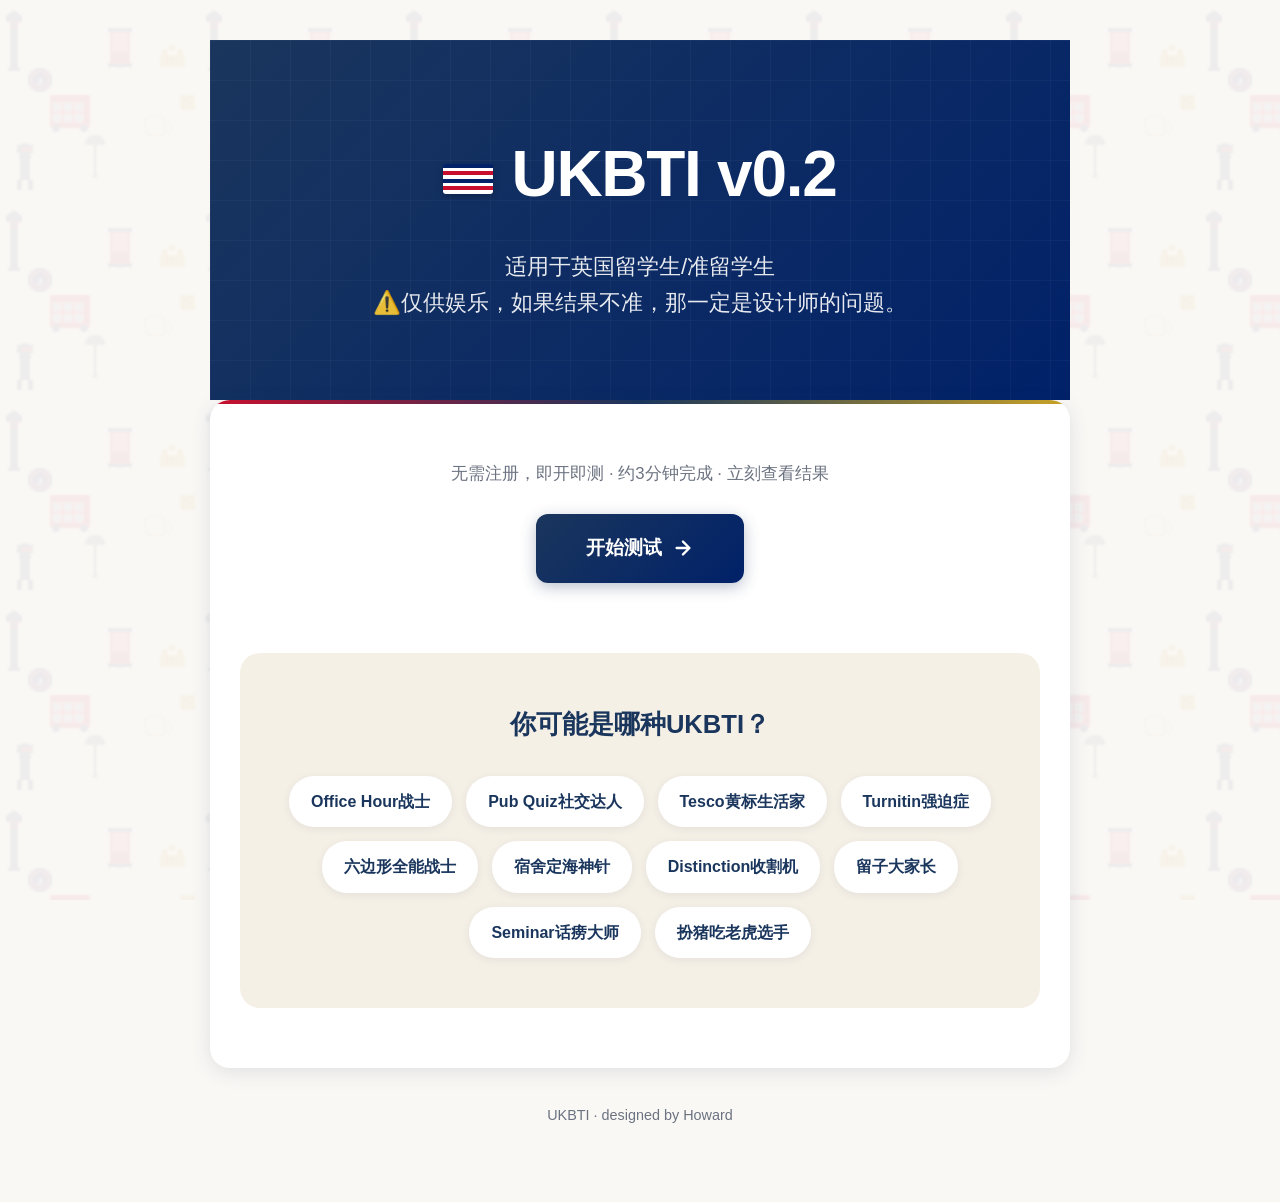
<file: index.html>
<!DOCTYPE html>
<html lang="zh-CN">
<head>
  <meta charset="UTF-8">
  <meta name="viewport" content="width=device-width, initial-scale=1.0">
  <title>UKBTI - 英国留学生性格测试</title>
  <meta name="description" content="发现你的UKBTI人格类型！仅供娱乐，如果结果不准，那一定是设计师的问题。">
  <link rel="stylesheet" href="styles/main.css">
  <style>
    /* 首页额外样式 */
    .landing-hero {
      background: linear-gradient(135deg, var(--uk-color-primary) 0%, var(--uk-color-accent) 100%);
      color: white;
      padding: 80px 30px;
      text-align: center;
      position: relative;
      overflow: hidden;
    }
    
    .landing-hero::before {
      content: '';
      position: absolute;
      top: 0;
      left: 0;
      right: 0;
      bottom: 0;
      background-image: 
        linear-gradient(90deg, rgba(255,255,255,0.03) 1px, transparent 1px),
        linear-gradient(rgba(255,255,255,0.03) 1px, transparent 1px);
      background-size: 40px 40px;
    }
    
    .landing-hero h1 {
      font-size: 4rem;
      font-weight: 900;
      margin-bottom: 20px;
      letter-spacing: -0.02em;
      position: relative;
    }
    
    .landing-hero h1::before {
      content: '';
      display: inline-block;
      width: 50px;
      height: 30px;
      background: linear-gradient(180deg, 
        #012169 0%, #012169 25%, 
        white 25%, white 50%, 
        #c8102e 50%, #c8102e 75%, 
        white 75%, white 100%);
      background-size: 18px 15px;
      background-position: 0 0, 9px 0;
      margin-right: 18px;
      vertical-align: middle;
      border-radius: 3px;
      box-shadow: 0 2px 6px rgba(0,0,0,0.25);
    }
    
    .landing-hero p {
      font-size: 1.4rem;
      opacity: 0.9;
      max-width: 550px;
      margin: 0 auto;
      position: relative;
      line-height: 1.6;
    }
    
    .landing-content {
      padding: 60px 30px;
      text-align: center;
    }
    
    .cta-info {
      color: var(--uk-text-light);
      margin-bottom: 25px;
      font-size: 1.05rem;
    }
    
    .btn-large {
      padding: 18px 50px;
      font-size: 1.2rem;
    }
    
    .personality-preview {
      margin-top: 70px;
      padding: 50px 35px;
      background: var(--uk-color-cream);
      border-radius: var(--uk-radius-lg);
    }
    
    .personality-preview h3 {
      font-size: 1.6rem;
      color: var(--uk-color-primary);
      margin-bottom: 30px;
      font-weight: 700;
    }
    
    .personality-tags {
      display: flex;
      flex-wrap: wrap;
      gap: 14px;
      justify-content: center;
      max-width: 750px;
      margin: 0 auto;
    }
    
    .personality-tag {
      background: white;
      padding: 12px 22px;
      border-radius: 25px;
      font-size: 1rem;
      font-weight: 600;
      color: var(--uk-color-primary);
      box-shadow: var(--uk-shadow-sm);
      transition: var(--uk-transition);
    }
    
    .personality-tag:hover {
      background: var(--uk-color-primary);
      color: white;
      transform: translateY(-3px);
    }
    
    .footer {
      text-align: center;
      padding: 35px;
      color: var(--uk-text-light);
      font-size: 0.9rem;
    }
    
    @media (max-width: 768px) {
      .landing-hero h1 {
        font-size: 2.8rem;
      }
      
      .landing-hero h1::before {
        width: 40px;
        height: 24px;
        background-size: 14px 12px;
      }
      
      .landing-hero p {
        font-size: 1.15rem;
      }
      
      .landing-content {
        padding: 40px 20px;
      }
      
      .personality-preview {
        padding: 35px 20px;
        margin-top: 50px;
      }
    }
  </style>
</head>
<body>
  <div class="container">
    <!-- 英雄区域 -->
    <div class="landing-hero animate-fadeIn">
      <h1>UKBTI v0.2</h1>
      <p>适用于英国留学生/准留学生<br>⚠️仅供娱乐，如果结果不准，那一定是设计师的问题。</p>
    </div>
    
    <!-- 主内容 -->
    <div class="card animate-fadeIn" style="animation-delay: 0.2s;">
      <div class="landing-content">
        <p class="cta-info">无需注册，即开即测 · 约3分钟完成 · 立刻查看结果</p>
        <a href="test.html" class="btn btn-primary btn-large">
          开始测试
          <svg width="22" height="22" viewBox="0 0 24 24" fill="none" stroke="currentColor" stroke-width="2.5" stroke-linecap="round" stroke-linejoin="round">
            <path d="M5 12h14M12 5l7 7-7 7"/>
          </svg>
        </a>
        
        <!-- 人格类型预览 -->
        <div class="personality-preview">
          <h3>你可能是哪种UKBTI？</h3>
          <div class="personality-tags">
            <span class="personality-tag">Office Hour战士</span>
            <span class="personality-tag">Pub Quiz社交达人</span>
            <span class="personality-tag">Tesco黄标生活家</span>
            <span class="personality-tag">Turnitin强迫症</span>
            <span class="personality-tag">六边形全能战士</span>
            <span class="personality-tag">宿舍定海神针</span>
            <span class="personality-tag">Distinction收割机</span>
            <span class="personality-tag">留子大家长</span>
            <span class="personality-tag">Seminar话痨大师</span>
            <span class="personality-tag">扮猪吃老虎选手</span>
          </div>
        </div>
      </div>
    </div>
    
    <!-- 页脚 -->
    <div class="footer">
      <p>UKBTI · designed by Howard</p>
    </div>
  </div>
  
  <script src="data.js"></script>
  <script src="utils.js"></script>
</body>
</html>
</file>
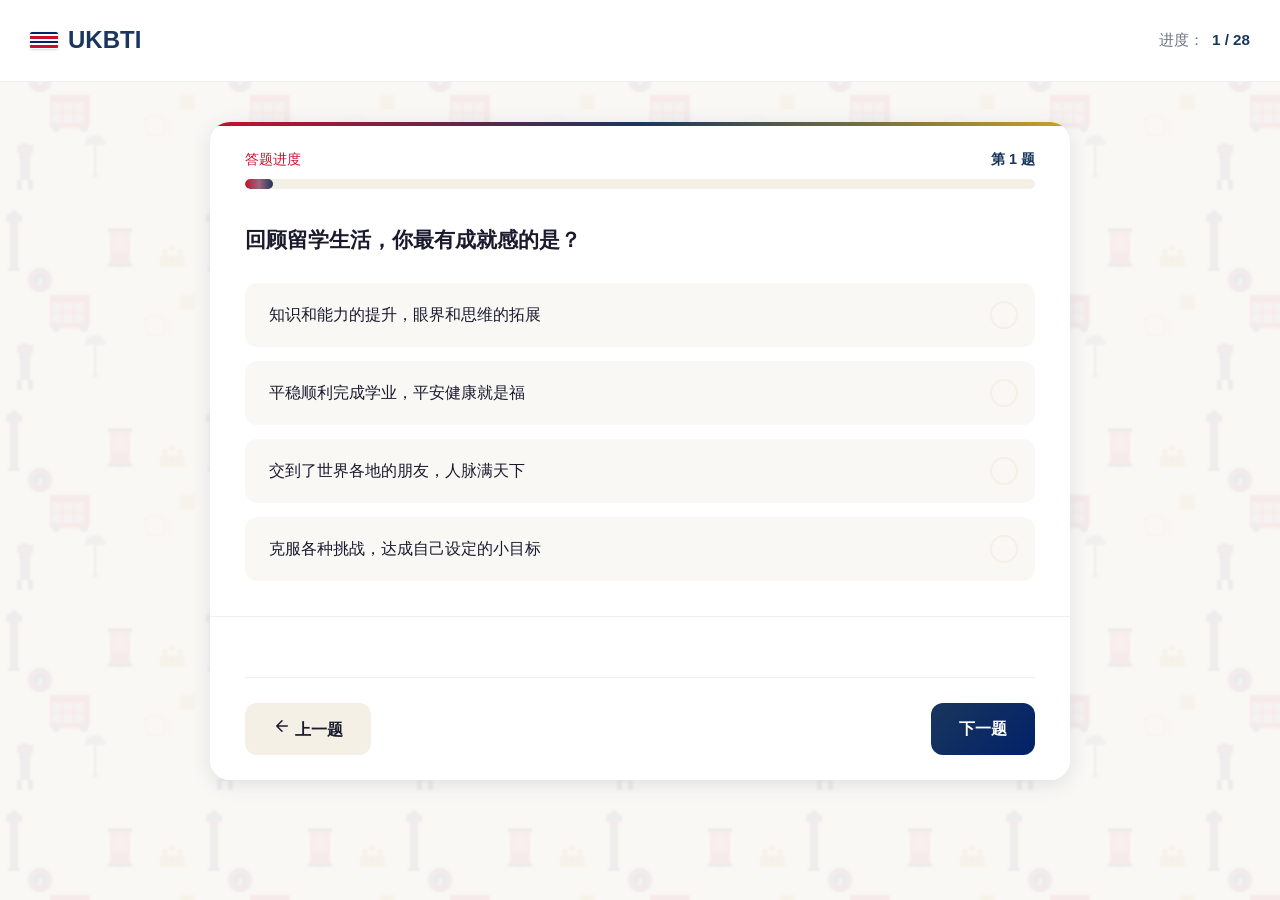
<file: test.html>
<!DOCTYPE html>
<html lang="zh-CN">
<head>
  <meta charset="UTF-8">
  <meta name="viewport" content="width=device-width, initial-scale=1.0">
  <title>UKBTI测试 - 英国留学生性格测试</title>
  <meta name="description" content="完成UKBTI测试，发现你的英国留学人格类型">
  <link rel="stylesheet" href="styles/main.css">
  <style>
    /* 测试页额外样式 */
    .test-header {
      display: flex;
      justify-content: space-between;
      align-items: center;
      padding: 20px 30px;
      background: white;
      border-bottom: 1px solid rgba(26, 54, 93, 0.08);
    }
    
    .test-logo {
      font-size: 1.5rem;
      font-weight: 800;
      color: var(--uk-color-primary);
      text-decoration: none;
      display: flex;
      align-items: center;
      gap: 10px;
    }
    
    .test-logo::before {
      content: '';
      display: inline-block;
      width: 28px;
      height: 17px;
      background: linear-gradient(180deg, 
        #012169 0%, #012169 25%, 
        white 25%, white 50%, 
        #c8102e 50%, #c8102e 75%, 
        white 75%, white 100%);
      background-size: 10px 9px;
      background-position: 0 0, 5px 0;
      border-radius: 2px;
      box-shadow: 0 1px 3px rgba(0,0,0,0.15);
    }
    
    .test-progress-info {
      display: flex;
      align-items: center;
      gap: 8px;
      font-size: 0.95rem;
      color: var(--uk-text-light);
    }
    
    .test-progress-info strong {
      color: var(--uk-color-primary);
      font-weight: 700;
    }
    
    .question-card {
      padding: 0;
    }
    
    .question-card .card-header {
      padding: 30px 35px 25px;
    }
    
    .question-card .card-body {
      padding: 35px;
    }
    
    .question-card .card-footer {
      padding: 25px 35px;
      background: white;
      border-top: 1px solid rgba(26, 54, 93, 0.08);
    }
    
    /* 进度条样式 */
    .progress-wrapper {
      margin-bottom: 0;
    }
    
    .progress-wrapper .progress-info {
      display: flex;
      justify-content: space-between;
      margin-bottom: 8px;
      font-size: 0.9rem;
    }
    
    .progress-wrapper .progress {
      height: 10px;
      background: var(--uk-color-cream);
      border-radius: 5px;
      overflow: hidden;
      position: relative;
    }
    
    .progress-wrapper .progress-fill {
      height: 100%;
      background: linear-gradient(90deg, var(--uk-color-secondary), var(--uk-color-primary));
      border-radius: 5px;
      transition: width 0.4s cubic-bezier(0.4, 0, 0.2, 1);
      position: relative;
    }
    
    .progress-wrapper .progress-fill::after {
      content: '';
      position: absolute;
      top: 0;
      left: 0;
      right: 0;
      bottom: 0;
      background: linear-gradient(90deg, 
        transparent 0%, 
        rgba(255,255,255,0.3) 50%, 
        transparent 100%);
      animation: shimmer 2s infinite;
    }
    
    @keyframes shimmer {
      0% { transform: translateX(-100%); }
      100% { transform: translateX(100%); }
    }
    
    /* 选项动画 */
    .option {
      opacity: 0;
      transform: translateX(-20px);
    }
    
    .option.animate-slideIn {
      animation: slideInOption 0.4s ease forwards;
    }
    
    @keyframes slideInOption {
      to {
        opacity: 1;
        transform: translateX(0);
      }
    }
    
    /* 选项文字 */
    .option-text {
      display: block;
      line-height: 1.5;
      padding-right: 30px;
    }
    
    @media (max-width: 768px) {
      .test-header {
        padding: 15px 20px;
        flex-direction: column;
        gap: 12px;
      }
      
      .question-card .card-header,
      .question-card .card-body,
      .question-card .card-footer {
        padding: 25px 20px;
      }
      
      .nav-buttons {
        flex-direction: column;
      }
      
      .nav-btn {
        width: 100%;
      }
    }
  </style>
</head>
<body>
  <!-- 测试头部 -->
  <header class="test-header">
    <a href="index.html" class="test-logo">UKBTI</a>
    <div class="test-progress-info">
      <span>进度：</span>
      <strong><span id="current-question">1</span> / <span id="total-questions">28</span></strong>
    </div>
  </header>
  
  <div class="container">
    <div class="card question-card animate-fadeIn">
      <!-- 进度条 -->
      <div class="progress-wrapper" style="padding: 25px 35px 0;">
        <div class="progress-info">
          <span class="text-secondary">答题进度</span>
          <span class="text-primary font-bold" id="question-number">第 1 题</span>
        </div>
        <div class="progress">
          <div class="progress-fill" id="progress-fill" style="width: 3.57%;"></div>
        </div>
      </div>
      
      <!-- 问题内容 -->
      <div class="card-body">
        <div id="question-text" class="question-text">加载中...</div>
        <div id="options-container" class="options">
          <!-- 选项将由JS动态生成 -->
        </div>
      </div>
      
      <!-- 导航按钮 -->
      <div class="card-footer">
        <div class="nav-buttons">
          <button id="prev-btn" class="nav-btn prev" disabled>
            <svg width="18" height="18" viewBox="0 0 24 24" fill="none" stroke="currentColor" stroke-width="2" stroke-linecap="round" stroke-linejoin="round">
              <path d="M19 12H5M12 19l-7-7 7-7"/>
            </svg>
            上一题
          </button>
          <button id="next-btn" class="nav-btn next" disabled>
            下一题
            <svg width="18" height="18" viewBox="0 0 24 24" fill="none" stroke="currentColor" stroke-width="2" stroke-linecap="round" stroke-linejoin="round">
              <path d="M5 12h14M12 5l7 7-7 7"/>
            </svg>
          </button>
        </div>
      </div>
    </div>
  </div>
  
  <script src="data.js"></script>
  <script src="utils.js"></script>
  <script src="test.js"></script>
</body>
</html>
</file>
<file: styles/main.css>
/* UKBTI - 全局样式 */
/* 英国主题色：深蓝 + 红色 + 奶油白 */
:root {
  --uk-color-primary: #1a365d;
  --uk-color-secondary: #c8102e;
  --uk-color-accent: #012169;
  --uk-color-light: #faf8f5;
  --uk-color-cream: #f5f0e6;
  --uk-color-gold: #c9a227;
  --uk-text-dark: #1a1a2e;
  --uk-text-light: #6b7280;
  --uk-shadow-sm: 0 2px 8px rgba(26, 54, 93, 0.08);
  --uk-shadow-md: 0 4px 20px rgba(26, 54, 93, 0.12);
  --uk-shadow-lg: 0 10px 40px rgba(26, 54, 93, 0.15);
  --uk-radius-sm: 8px;
  --uk-radius-md: 12px;
  --uk-radius-lg: 20px;
  --uk-transition: all 0.3s cubic-bezier(0.4, 0, 0.2, 1);
}

/* 基础重置 */
* {
  margin: 0;
  padding: 0;
  box-sizing: border-box;
}

html {
  font-size: 16px;
  scroll-behavior: smooth;
}

body {
  font-family: 'Helvetica Neue', Arial, -apple-system, BlinkMacSystemFont, sans-serif;
  background-color: var(--uk-color-light);
  color: var(--uk-text-dark);
  line-height: 1.7;
  min-height: 100vh;
  -webkit-font-smoothing: antialiased;
  -moz-osx-font-smoothing: grayscale;
}

/* 英伦风格装饰：英国主题icon背景 */
body::before {
  content: '';
  position: fixed;
  top: 0;
  left: 0;
  right: 0;
  bottom: 0;
  background-color: var(--uk-color-light);
  background-image: url("data:image/svg+xml,%3Csvg xmlns='http://www.w3.org/2000/svg' width='200' height='200' viewBox='0 0 200 200'%3E%3Cdefs%3E%3Cfilter id='f' x='-50%25' y='-50%25' width='200%25' height='200%25'%3E%3CfeGaussianBlur in='SourceGraphic' stdDeviation='1'/%3E%3C/filter%3E%3C/defs%3E%3Cg opacity='0.06' filter='url(%23f)'%3E%3C!-- Big Ben --%3E%3Crect x='10' y='20' width='8' height='50' fill='%231a365d' rx='1'/%3E%3Crect x='8' y='68' width='12' height='3' fill='%231a365d'/%3E%3Crect x='6' y='16' width='16' height='6' fill='%231a365d' rx='1'/%3E%3Cpolygon points='14,10 6,16 22,16' fill='%231a365d'/%3E%3Ccircle cx='14' cy='24' r='4' fill='none' stroke='%23c8102e' stroke-width='1'/%3E%3Cline x1='14' y1='24' x2='14' y2='22' stroke='%231a365d' stroke-width='0.5'/%3E%3Cline x1='14' y1='24' x2='16' y2='24' stroke='%231a365d' stroke-width='0.5'/%3E%3C!-- Double-decker Bus --%3E%3Crect x='50' y='100' width='40' height='28' fill='%23c8102e' rx='3'/%3E%3Crect x='50' y='95' width='40' height='8' fill='%23c8102e' rx='2'/%3E%3Crect x='53' y='103' width='8' height='8' fill='%2387ceeb' opacity='0.7'/%3E%3Crect x='64' y='103' width='8' height='8' fill='%2387ceeb' opacity='0.7'/%3E%3Crect x='75' y='103' width='8' height='8' fill='%2387ceeb' opacity='0.7'/%3E%3Crect x='53' y='114' width='8' height='8' fill='%2387ceeb' opacity='0.7'/%3E%3Crect x='64' y='114' width='8' height='8' fill='%2387ceeb' opacity='0.7'/%3E%3Crect x='75' y='114' width='8' height='8' fill='%2387ceeb' opacity='0.7'/%3E%3Ccircle cx='56' cy='128' r='4' fill='%231a365d'/%3E%3Ccircle cx='84' cy='128' r='4' fill='%231a365d'/%3E%3C!-- Red Phone Box --%3E%3Crect x='110' y='30' width='20' height='35' fill='%23c8102e' rx='2'/%3E%3Crect x='112' y='32' width='16' height='20' fill='%23fff' opacity='0.3'/%3E%3Crect x='112' y='54' width='16' height='4' fill='%231a365d' opacity='0.3'/%3E%3Crect x='118' y='65' width='4' height='4' fill='%231a365d' opacity='0.3'/%3E%3Crect x='108' y='28' width='24' height='4' fill='%231a365d'/%3E%3Crect x='108' y='63' width='24' height='4' fill='%231a365d'/%3E%3C!-- Crown --%3E%3Crect x='160' y='55' width='25' height='12' fill='%23c9a227' rx='2'/%3E%3Ccircle cx='165' cy='52' r='3' fill='%23c9a227'/%3E%3Ccircle cx='172' cy='48' r='3' fill='%23c9a227'/%3E%3Ccircle cx='180' cy='52' r='3' fill='%23c9a227'/%3E%3Ccircle cx='167' cy='59' r='1.5' fill='%23c8102e'/%3E%3Ccircle cx='172' cy='59' r='1.5' fill='%23012169'/%3E%3Ccircle cx='178' cy='59' r='1.5' fill='%23c8102e'/%3E%3C!-- British Guard --%3E%3Cellipse cx='25' cy='150' rx='6' ry='7' fill='%231a365d'/%3E%3Crect x='20' y='155' width='10' height='25' fill='%231a365d'/%3E%3Crect x='19' y='155' width='12' height='3' fill='%231a365d'/%3E%3Crect x='17' y='145' width='16' height='8' fill='%231a365d'/%3E%3Crect x='22' y='148' width='10' height='3' fill='%23c8102e'/%3E%3Crect x='17' y='180' width='5' height='10' fill='%231a365d'/%3E%3Crect x='28' y='180' width='5' height='10' fill='%231a365d'/%3E%3C!-- Umbrella --%3E%3Cpath d='M85 145 Q85 135 95 135 Q105 135 105 145' fill='%231a365d' opacity='0.8'/%3E%3Cline x1='95' y1='145' x2='95' y2='175' stroke='%231a365d' stroke-width='2'/%3E%3Cpath d='M93 175 Q95 178 97 175' fill='none' stroke='%231a365d' stroke-width='2'/%3E%3C!-- Tea Cup --%3E%3Cellipse cx='155' cy='120' rx='10' ry='4' fill='%23f5f0e6' stroke='%23c9a227' stroke-width='1'/%3E%3Cpath d='M145 120 L147 135 L163 135 L165 120' fill='%23f5f0e6' stroke='%23c9a227' stroke-width='1'/%3E%3Cpath d='M165 123 Q172 123 172 128 Q172 133 165 133' fill='none' stroke='%23c9a227' stroke-width='1'/%3E%3Cpath d='M150 118 Q148 112 152 110' fill='none' stroke='%23c9a227' stroke-width='0.5' opacity='0.5'/%3E%3Cpath d='M155 117 Q153 110 157 108' fill='none' stroke='%23c9a227' stroke-width='0.5' opacity='0.5'/%3E%3Cpath d='M160 118 Q158 112 162 110' fill='none' stroke='%23c9a227' stroke-width='0.5' opacity='0.5'/%3E%3C!-- Tube Sign --%3E%3Ccircle cx='40' cy='80' r='12' fill='%23012169'/%3E%3Ccircle cx='40' cy='80' r='9' fill='none' stroke='%23c8102e' stroke-width='1.5'/%3E%3Ctext x='40' y='84' text-anchor='middle' font-size='8' fill='white' font-family='Arial' font-weight='bold'%3EJ%3C/text%3E%3C!-- Biscuit --%3E%3Crect x='180' y='95' width='15' height='15' fill='%23c9a227' rx='2'/%3E%3Ccircle cx='185' cy='100' r='1.5' fill='%231a365d' opacity='0.3'/%3E%3Ccircle cx='190' cy='103' r='1.5' fill='%231a365d' opacity='0.3'/%3E%3Ccircle cx='183' cy='105' r='1.5' fill='%231a365d' opacity='0.3'/%3E%3C/g%3E%3C/svg%3E");
  background-size: 200px 200px;
  background-repeat: repeat;
  pointer-events: none;
  z-index: -1;
}

/* 滚动条样式 */
::-webkit-scrollbar {
  width: 8px;
  height: 8px;
}

::-webkit-scrollbar-track {
  background: var(--uk-color-cream);
  border-radius: 4px;
}

::-webkit-scrollbar-thumb {
  background: var(--uk-color-primary);
  border-radius: 4px;
}

::-webkit-scrollbar-thumb:hover {
  background: var(--uk-color-accent);
}

/* 容器 */
.container {
  max-width: 900px;
  margin: 0 auto;
  padding: 40px 20px;
}

/* 卡片样式 */
.card {
  background: white;
  border-radius: var(--uk-radius-lg);
  box-shadow: var(--uk-shadow-md);
  overflow: hidden;
  position: relative;
}

/* 英伦风格边框装饰 */
.card::before {
  content: '';
  position: absolute;
  top: 0;
  left: 0;
  right: 0;
  height: 4px;
  background: linear-gradient(90deg, var(--uk-color-secondary), var(--uk-color-primary), var(--uk-color-gold));
}

.card-header {
  padding: 30px 35px 25px;
  border-bottom: 1px solid rgba(26, 54, 93, 0.08);
  text-align: center;
}

.card-body {
  padding: 35px;
}

.card-footer {
  padding: 25px 35px;
  background: var(--uk-color-cream);
  border-top: 1px solid rgba(26, 54, 93, 0.08);
}

/* 标题样式 */
.logo {
  font-size: 2.5rem;
  font-weight: 800;
  color: var(--uk-color-primary);
  letter-spacing: -0.02em;
  position: relative;
  display: inline-block;
}

/* UKBTI logo带英国国旗小装饰 */
.logo::before {
  content: '';
  display: inline-block;
  width: 28px;
  height: 16px;
  background: linear-gradient(180deg, 
    #012169 0%, #012169 25%, 
    white 25%, white 50%, 
    #c8102e 50%, #c8102e 75%, 
    white 75%, white 100%);
  background-size: 10px 8px;
  background-position: 0 0, 5px 0;
  margin-right: 12px;
  vertical-align: middle;
  border-radius: 2px;
  box-shadow: 0 1px 3px rgba(0,0,0,0.15);
}

.logo-small {
  font-size: 1.5rem;
}

.subtitle {
  color: var(--uk-text-light);
  font-size: 1.1rem;
  margin-top: 8px;
}

/* 按钮样式 */
.btn {
  display: inline-flex;
  align-items: center;
  justify-content: center;
  padding: 14px 32px;
  border: none;
  border-radius: var(--uk-radius-md);
  font-size: 1rem;
  font-weight: 600;
  cursor: pointer;
  transition: var(--uk-transition);
  text-decoration: none;
  gap: 10px;
}

.btn-primary {
  background: linear-gradient(135deg, var(--uk-color-primary), var(--uk-color-accent));
  color: white;
  box-shadow: 0 4px 15px rgba(26, 54, 93, 0.3);
}

.btn-primary:hover {
  transform: translateY(-2px);
  box-shadow: 0 8px 25px rgba(26, 54, 93, 0.4);
}

.btn-secondary {
  background: white;
  color: var(--uk-color-primary);
  border: 2px solid var(--uk-color-primary);
}

.btn-secondary:hover {
  background: var(--uk-color-primary);
  color: white;
}

.btn-danger {
  background: var(--uk-color-secondary);
  color: white;
}

.btn-danger:hover {
  background: #a80d26;
  transform: translateY(-2px);
}

.btn-block {
  display: block;
  width: 100%;
}

.btn:disabled {
  opacity: 0.5;
  cursor: not-allowed;
  transform: none !important;
}

/* 进度条 */
.progress-container {
  margin: 25px 0;
}

.progress-info {
  display: flex;
  justify-content: space-between;
  margin-bottom: 10px;
  font-size: 0.9rem;
  color: var(--uk-text-light);
}

.progress {
  height: 8px;
  background: var(--uk-color-cream);
  border-radius: 4px;
  overflow: hidden;
}

.progress-fill {
  height: 100%;
  background: linear-gradient(90deg, var(--uk-color-secondary), var(--uk-color-primary));
  border-radius: 4px;
  transition: width 0.4s ease;
}

/* 问题样式 */
.question-number {
  font-size: 0.9rem;
  color: var(--uk-color-secondary);
  font-weight: 600;
  margin-bottom: 12px;
  text-transform: uppercase;
  letter-spacing: 0.05em;
}

.question-text {
  font-size: 1.3rem;
  font-weight: 600;
  color: var(--uk-text-dark);
  margin-bottom: 28px;
  line-height: 1.5;
}

/* 选项样式 */
.options {
  display: flex;
  flex-direction: column;
  gap: 14px;
}

.option {
  padding: 18px 22px;
  background: var(--uk-color-light);
  border: 2px solid transparent;
  border-radius: var(--uk-radius-md);
  cursor: pointer;
  transition: var(--uk-transition);
  font-size: 1rem;
  color: var(--uk-text-dark);
  position: relative;
  overflow: hidden;
}

.option::before {
  content: '';
  position: absolute;
  left: 0;
  top: 0;
  bottom: 0;
  width: 4px;
  background: var(--uk-color-primary);
  transform: scaleY(0);
  transition: var(--uk-transition);
}

.option:hover {
  background: white;
  border-color: rgba(26, 54, 93, 0.15);
  transform: translateX(4px);
}

.option:hover::before {
  transform: scaleY(1);
}

.option.selected {
  background: white;
  border-color: var(--uk-color-primary);
  box-shadow: var(--uk-shadow-sm);
}

.option.selected::before {
  transform: scaleY(1);
}

/* 英伦小徽章 */
.option::after {
  content: '';
  position: absolute;
  right: 15px;
  top: 50%;
  transform: translateY(-50%);
  width: 24px;
  height: 24px;
  border: 2px solid var(--uk-color-cream);
  border-radius: 50%;
  transition: var(--uk-transition);
}

.option.selected::after {
  background: var(--uk-color-primary);
  border-color: var(--uk-color-primary);
}

.option.selected::after::before {
  content: '✓';
  position: absolute;
  top: 50%;
  left: 50%;
  transform: translate(-50%, -50%);
  color: white;
  font-size: 12px;
  font-weight: bold;
}

/* 导航按钮 */
.nav-buttons {
  display: flex;
  justify-content: space-between;
  gap: 15px;
  margin-top: 35px;
  padding-top: 25px;
  border-top: 1px solid rgba(26, 54, 93, 0.08);
}

.nav-btn {
  padding: 14px 28px;
  border-radius: var(--uk-radius-md);
  font-weight: 600;
  cursor: pointer;
  transition: var(--uk-transition);
  border: none;
  font-size: 1rem;
}

.nav-btn.prev {
  background: var(--uk-color-cream);
  color: var(--uk-text-dark);
}

.nav-btn.prev:hover:not(:disabled) {
  background: #ebe6dc;
}

.nav-btn.next {
  background: linear-gradient(135deg, var(--uk-color-primary), var(--uk-color-accent));
  color: white;
}

.nav-btn.next:hover:not(:disabled) {
  transform: translateY(-2px);
  box-shadow: 0 6px 20px rgba(26, 54, 93, 0.35);
}

.nav-btn.submit {
  background: linear-gradient(135deg, var(--uk-color-secondary), #a80d26);
  color: white;
}

.nav-btn.submit:hover:not(:disabled) {
  transform: translateY(-2px);
  box-shadow: 0 6px 20px rgba(200, 16, 46, 0.35);
}

/* 英雄区域 */
.hero {
  text-align: center;
  padding: 50px 30px;
}

.hero h1 {
  font-size: 2.8rem;
  font-weight: 800;
  color: var(--uk-color-primary);
  margin-bottom: 15px;
  letter-spacing: -0.02em;
}

.hero p {
  font-size: 1.2rem;
  color: var(--uk-text-light);
  margin-bottom: 35px;
  max-width: 600px;
  margin-left: auto;
  margin-right: auto;
}

/* 特点列表 */
.features {
  display: grid;
  grid-template-columns: repeat(auto-fit, minmax(200px, 1fr));
  gap: 20px;
  margin: 35px 0;
}

.feature-item {
  display: flex;
  align-items: center;
  gap: 12px;
  padding: 15px 18px;
  background: var(--uk-color-light);
  border-radius: var(--uk-radius-sm);
}

.feature-icon {
  width: 40px;
  height: 40px;
  background: linear-gradient(135deg, var(--uk-color-primary), var(--uk-color-accent));
  border-radius: 10px;
  display: flex;
  align-items: center;
  justify-content: center;
  color: white;
  font-size: 1.2rem;
}

.feature-text {
  font-weight: 500;
  color: var(--uk-text-dark);
}

/* 结果页样式 */
.result-header {
  text-align: center;
  padding: 40px 30px;
  background: linear-gradient(135deg, var(--uk-color-primary) 0%, var(--uk-color-accent) 100%);
  color: white;
  position: relative;
  overflow: hidden;
}

/* 英伦格纹装饰 */
.result-header::before {
  content: '';
  position: absolute;
  top: 0;
  left: 0;
  right: 0;
  bottom: 0;
  background-image: 
    linear-gradient(90deg, rgba(255,255,255,0.05) 1px, transparent 1px),
    linear-gradient(rgba(255,255,255,0.05) 1px, transparent 1px);
  background-size: 30px 30px;
}

.result-type {
  font-size: 5rem;
  font-weight: 900;
  letter-spacing: 0.05em;
  margin-bottom: 10px;
  text-shadow: 2px 4px 8px rgba(0,0,0,0.2);
  position: relative;
}

.result-name {
  font-size: 1.8rem;
  font-weight: 600;
  margin-bottom: 15px;
  opacity: 0.95;
}

.result-quote {
  font-size: 1.1rem;
  font-style: italic;
  opacity: 0.85;
  max-width: 500px;
  margin: 0 auto;
  position: relative;
}

.result-quote::before {
  content: '"';
  font-size: 2rem;
  opacity: 0.3;
  margin-right: 5px;
}

.result-quote::after {
  content: '"';
  font-size: 2rem;
  opacity: 0.3;
  margin-left: 5px;
}

/* 人格形象图 */
.character-image {
  width: 180px;
  height: 180px;
  border-radius: 50%;
  margin: 30px auto;
  display: block;
  object-fit: cover;
  border: 5px solid white;
  box-shadow: 0 8px 30px rgba(0,0,0,0.2);
  position: relative;
  z-index: 1;
}

/* 四维图区域 */
.dimension-section {
  padding: 40px 35px;
  background: white;
}

.dimension-title {
  text-align: center;
  font-size: 1.5rem;
  font-weight: 700;
  color: var(--uk-color-primary);
  margin-bottom: 30px;
}

.radar-container {
  max-width: 400px;
  margin: 0 auto;
  position: relative;
}

/* 详细描述区域 */
.desc-section {
  padding: 35px;
  background: var(--uk-color-cream);
}

.desc-item {
  margin-bottom: 25px;
  padding: 20px 25px;
  background: white;
  border-radius: var(--uk-radius-md);
  border-left: 4px solid var(--uk-color-primary);
}

.desc-item:last-child {
  margin-bottom: 0;
}

.desc-label {
  font-size: 0.85rem;
  font-weight: 700;
  color: var(--uk-color-secondary);
  text-transform: uppercase;
  letter-spacing: 0.08em;
  margin-bottom: 8px;
}

.desc-text {
  color: var(--uk-text-dark);
  line-height: 1.7;
}

/* 彩蛋样式 */
.easter-egg {
  background: linear-gradient(135deg, #fff9e6, #fff3cc);
  border: 2px solid var(--uk-color-gold);
  border-radius: var(--uk-radius-lg);
  padding: 25px 30px;
  margin: 25px 0;
  text-align: center;
  position: relative;
  overflow: hidden;
}

.easter-egg::before {
  content: '✨';
  position: absolute;
  top: 10px;
  right: 15px;
  font-size: 1.5rem;
}

.easter-egg-title {
  font-size: 1.4rem;
  font-weight: 700;
  color: var(--uk-color-gold);
  margin-bottom: 10px;
}

.easter-egg-desc {
  color: var(--uk-text-dark);
  line-height: 1.7;
}

/* 动画 */
@keyframes fadeIn {
  from { opacity: 0; transform: translateY(20px); }
  to { opacity: 1; transform: translateY(0); }
}

@keyframes slideIn {
  from { opacity: 0; transform: translateX(-20px); }
  to { opacity: 1; transform: translateX(0); }
}

@keyframes pulse {
  0%, 100% { transform: scale(1); }
  50% { transform: scale(1.05); }
}

@keyframes float {
  0%, 100% { transform: translateY(0); }
  50% { transform: translateY(-10px); }
}

.animate-fadeIn {
  animation: fadeIn 0.5s ease-out forwards;
}

.animate-slideIn {
  animation: slideIn 0.4s ease-out forwards;
}

.animate-pulse {
  animation: pulse 2s ease-in-out infinite;
}

.animate-float {
  animation: float 3s ease-in-out infinite;
}

/* 响应式 */
@media (max-width: 768px) {
  html {
    font-size: 15px;
  }
  
  .container {
    padding: 20px 15px;
  }
  
  .card-header,
  .card-body,
  .card-footer {
    padding: 25px 20px;
  }
  
  .hero h1 {
    font-size: 2rem;
  }
  
  .result-type {
    font-size: 3.5rem;
  }
  
  .result-name {
    font-size: 1.4rem;
  }
  
  .nav-buttons {
    flex-direction: column;
  }
  
  .nav-btn {
    width: 100%;
  }
}

@media (max-width: 480px) {
  .logo {
    font-size: 1.8rem;
  }
  
  .character-image {
    width: 140px;
    height: 140px;
  }
  
  .features {
    grid-template-columns: 1fr;
  }
}

/* 加载动画 */
.loading {
  display: flex;
  flex-direction: column;
  align-items: center;
  justify-content: center;
  padding: 60px 20px;
  text-align: center;
}

.loading-spinner {
  width: 50px;
  height: 50px;
  border: 4px solid var(--uk-color-cream);
  border-top-color: var(--uk-color-primary);
  border-radius: 50%;
  animation: spin 1s linear infinite;
  margin-bottom: 20px;
}

@keyframes spin {
  to { transform: rotate(360deg); }
}

/* 工具类 */
.text-center { text-align: center; }
.text-left { text-align: left; }
.text-right { text-align: right; }
.text-primary { color: var(--uk-color-primary); }
.text-secondary { color: var(--uk-color-secondary); }
.text-muted { color: var(--uk-text-light); }
.font-bold { font-weight: 700; }
.mt-1 { margin-top: 8px; }
.mt-2 { margin-top: 16px; }
.mt-3 { margin-top: 24px; }
.mb-1 { margin-bottom: 8px; }
.mb-2 { margin-bottom: 16px; }
.mb-3 { margin-bottom: 24px; }
</file>
